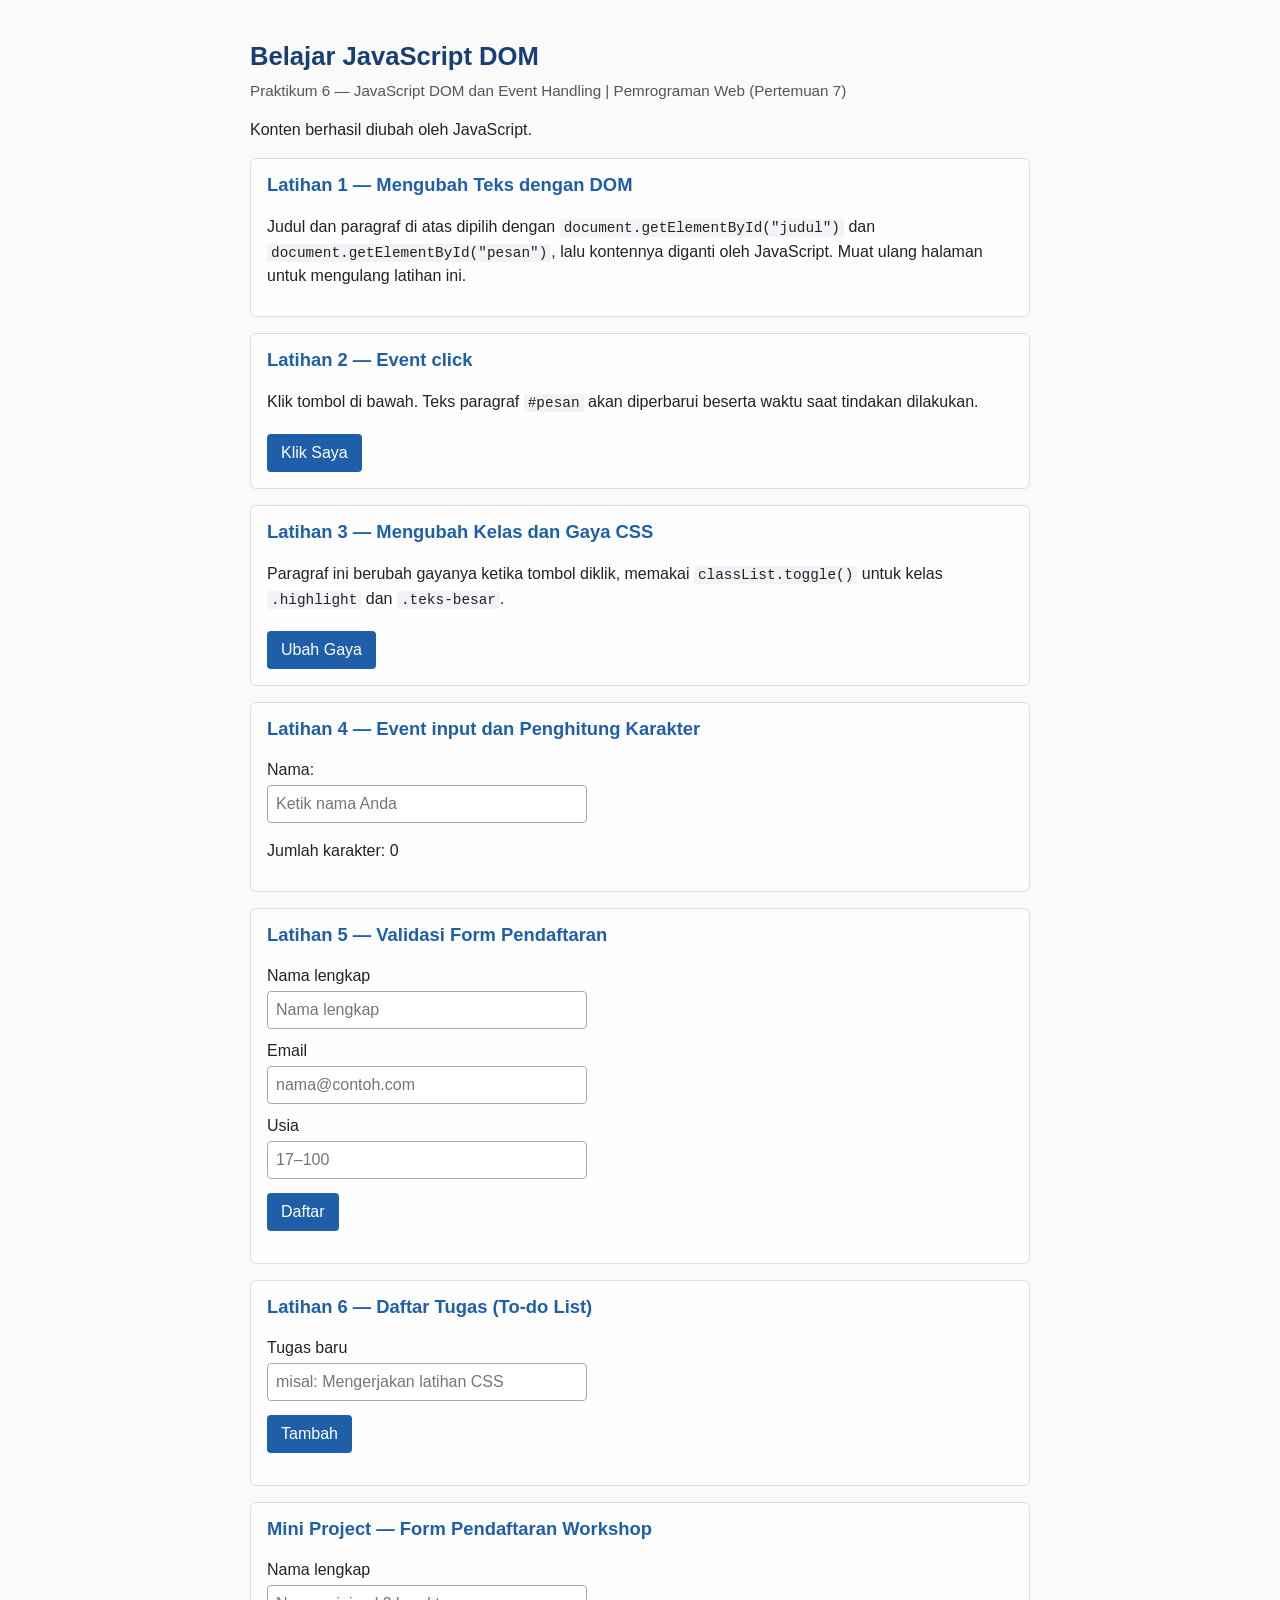
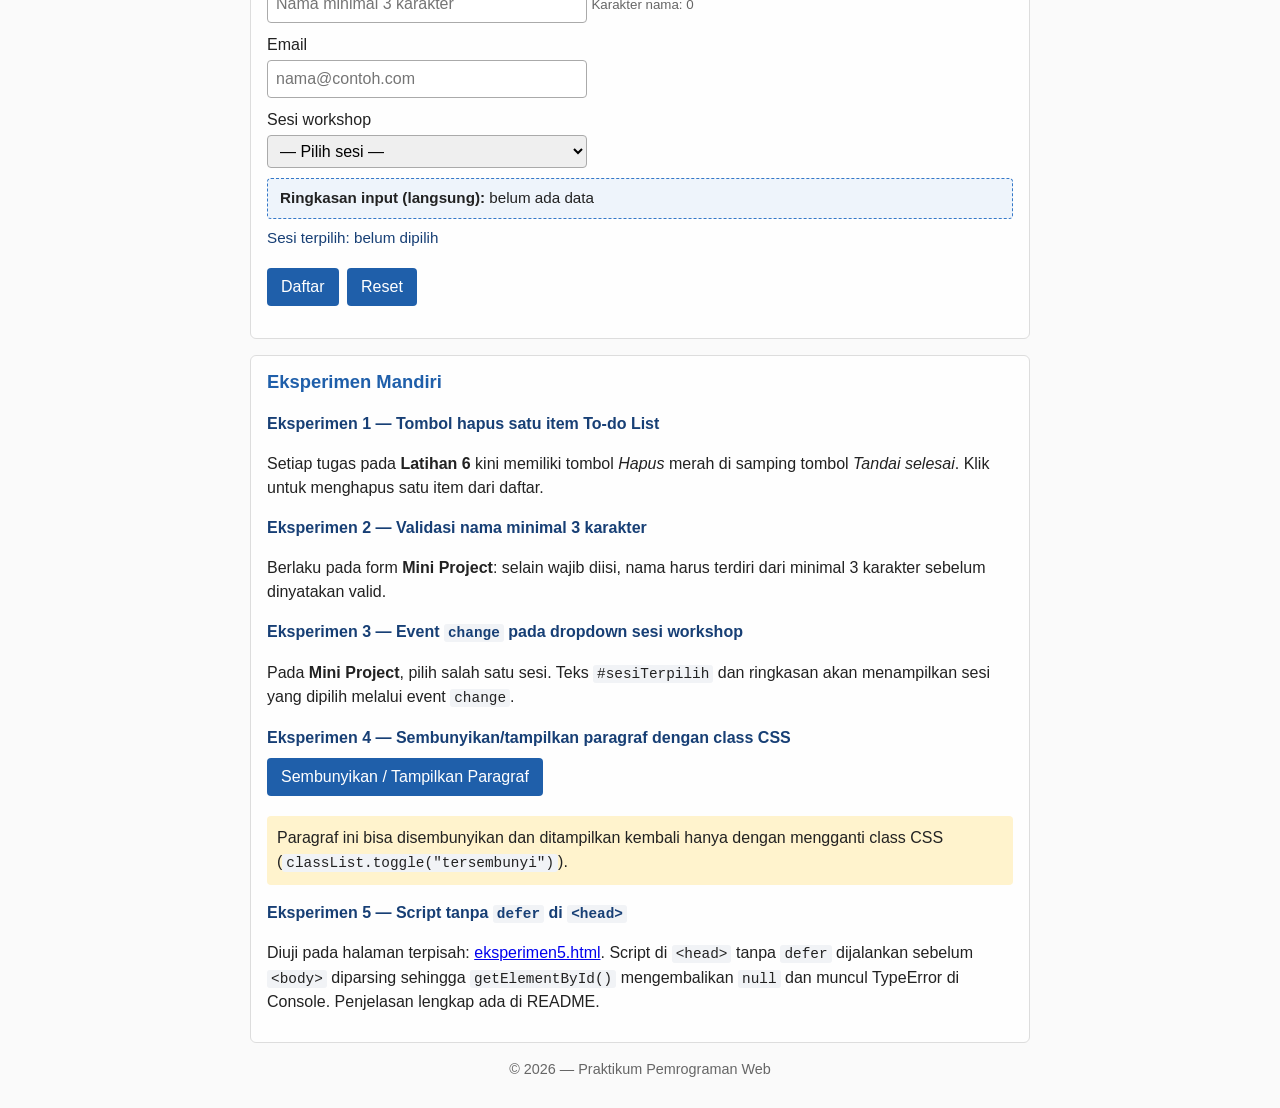
<file: index.html>
<!DOCTYPE html>
<html lang="id">
<head>
    <meta charset="UTF-8">
    <meta name="viewport" content="width=device-width, initial-scale=1.0">
    <title>Praktikum 6 — JavaScript DOM dan Event Handling</title>
    <link rel="stylesheet" href="style.css">
    <!-- Atribut defer: JavaScript dijalankan setelah HTML selesai diparsing,
         sehingga elemen yang dipilih sudah tersedia. -->
    <script src="script.js" defer></script>
</head>
<body>
    <main class="container">
        <h1 id="judul">Latihan DOM</h1>
        <p class="subjudul">Praktikum 6 — JavaScript DOM dan Event Handling | Pemrograman Web (Pertemuan 7)</p>
        <p id="pesan">Belum ada tindakan.</p>

        <!-- Latihan 1 -->
        <section id="latihan1">
            <h2>Latihan 1 — Mengubah Teks dengan DOM</h2>
            <p>Judul dan paragraf di atas dipilih dengan <code>document.getElementById("judul")</code> dan
                <code>document.getElementById("pesan")</code>, lalu kontennya diganti oleh JavaScript.
                Muat ulang halaman untuk mengulang latihan ini.</p>
        </section>

        <!-- Latihan 2 -->
        <section id="latihan2">
            <h2>Latihan 2 — Event click</h2>
            <p>Klik tombol di bawah. Teks paragraf <code>#pesan</code> akan diperbarui beserta waktu
                saat tindakan dilakukan.</p>
            <button id="tombolAksi" type="button">Klik Saya</button>
        </section>

        <!-- Latihan 3 -->
        <section id="latihan3">
            <h2>Latihan 3 — Mengubah Kelas dan Gaya CSS</h2>
            <p id="teksGaya">Paragraf ini berubah gayanya ketika tombol diklik, memakai
                <code>classList.toggle()</code> untuk kelas <code>.highlight</code> dan <code>.teks-besar</code>.</p>
            <button id="tombolGaya" type="button">Ubah Gaya</button>
        </section>

        <!-- Latihan 4 -->
        <section id="latihan4">
            <h2>Latihan 4 — Event input dan Penghitung Karakter</h2>
            <div class="field">
                <label for="namaInput">Nama:</label>
                <input type="text" id="namaInput" maxlength="40" placeholder="Ketik nama Anda">
            </div>
            <p>Jumlah karakter: <span id="jumlahKarakter">0</span></p>
        </section>

        <!-- Latihan 5 -->
        <section id="latihan5">
            <h2>Latihan 5 — Validasi Form Pendaftaran</h2>
            <form id="formPendaftaran" novalidate>
                <div class="field">
                    <label for="nama">Nama lengkap</label>
                    <input id="nama" name="nama" type="text" placeholder="Nama lengkap">
                </div>
                <div class="field">
                    <label for="email">Email</label>
                    <input id="email" name="email" type="email" placeholder="nama@contoh.com">
                </div>
                <div class="field">
                    <label for="usia">Usia</label>
                    <input id="usia" name="usia" type="number" min="17" max="100" placeholder="17–100">
                </div>
                <button type="submit">Daftar</button>
            </form>
            <p id="pesanForm" aria-live="polite"></p>
        </section>

        <!-- Latihan 6 -->
        <section id="latihan6">
            <h2>Latihan 6 — Daftar Tugas (To-do List)</h2>
            <div class="field">
                <label for="inputTugas">Tugas baru</label>
                <input id="inputTugas" type="text" placeholder="misal: Mengerjakan latihan CSS">
            </div>
            <button id="tambahTugas" type="button">Tambah</button>
            <p id="pesanTugas" aria-live="polite"></p>
            <ul id="daftarTugas"></ul>
        </section>

        <!-- Mini Project -->
        <section id="miniproject">
            <h2>Mini Project — Form Pendaftaran Workshop</h2>
            <form id="formWorkshop" novalidate>
                <div class="field">
                    <label for="wsNama">Nama lengkap</label>
                    <input id="wsNama" name="wsNama" type="text" maxlength="60" placeholder="Nama minimal 3 karakter">
                    <small>Karakter nama: <span id="hitungNama">0</span></small>
                </div>
                <div class="field">
                    <label for="wsEmail">Email</label>
                    <input id="wsEmail" name="wsEmail" type="email" placeholder="nama@contoh.com">
                </div>
                <div class="field">
                    <label for="wsSesi">Sesi workshop</label>
                    <select id="wsSesi" name="wsSesi">
                        <option value="">— Pilih sesi —</option>
                        <option value="Sesi 1 — Pagi (09.00–11.00)">Sesi 1 — Pagi (09.00–11.00)</option>
                        <option value="Sesi 2 — Siang (13.00–15.00)">Sesi 2 — Siang (13.00–15.00)</option>
                        <option value="Sesi 3 — Sore (16.00–18.00)">Sesi 3 — Sore (16.00–18.00)</option>
                    </select>
                </div>
                <div class="ringkasan">
                    <strong>Ringkasan input (langsung):</strong>
                    <span id="isiRingkasan">belum ada data</span>
                </div>
                <p id="sesiTerpilih">Sesi terpilih: belum dipilih</p>
                <button type="submit">Daftar</button>
                <button type="button" id="resetWorkshop">Reset</button>
            </form>
            <p id="pesanWorkshop" aria-live="polite"></p>
        </section>

        <!-- Eksperimen Mandiri -->
        <section id="eksperimen">
            <h2>Eksperimen Mandiri</h2>

            <h3>Eksperimen 1 — Tombol hapus satu item To-do List</h3>
            <p>Setiap tugas pada <strong>Latihan 6</strong> kini memiliki tombol <em>Hapus</em> merah di samping
                tombol <em>Tandai selesai</em>. Klik untuk menghapus satu item dari daftar.</p>

            <h3>Eksperimen 2 — Validasi nama minimal 3 karakter</h3>
            <p>Berlaku pada form <strong>Mini Project</strong>: selain wajib diisi, nama harus terdiri dari
                minimal 3 karakter sebelum dinyatakan valid.</p>

            <h3>Eksperimen 3 — Event <code>change</code> pada dropdown sesi workshop</h3>
            <p>Pada <strong>Mini Project</strong>, pilih salah satu sesi. Teks <code>#sesiTerpilih</code>
                dan ringkasan akan menampilkan sesi yang dipilih melalui event <code>change</code>.</p>

            <h3>Eksperimen 4 — Sembunyikan/tampilkan paragraf dengan class CSS</h3>
            <button id="toggleParagraf" type="button">Sembunyikan / Tampilkan Paragraf</button>
            <p id="paragrafToggle" class="kotak-toggle">Paragraf ini bisa disembunyikan dan ditampilkan kembali
                hanya dengan mengganti class CSS (<code>classList.toggle("tersembunyi")</code>).</p>

            <h3>Eksperimen 5 — Script tanpa <code>defer</code> di <code>&lt;head&gt;</code></h3>
            <p>Diuji pada halaman terpisah: <a href="eksperimen5.html">eksperimen5.html</a>. Script di
                <code>&lt;head&gt;</code> tanpa <code>defer</code> dijalankan sebelum <code>&lt;body&gt;</code>
                diparsing sehingga <code>getElementById()</code> mengembalikan <code>null</code> dan muncul
                TypeError di Console. Penjelasan lengkap ada di README.</p>
        </section>

        <footer>
            <p>&copy; 2026 — Praktikum Pemrograman Web</p>
        </footer>
    </main>
</body>
</html>
</file>
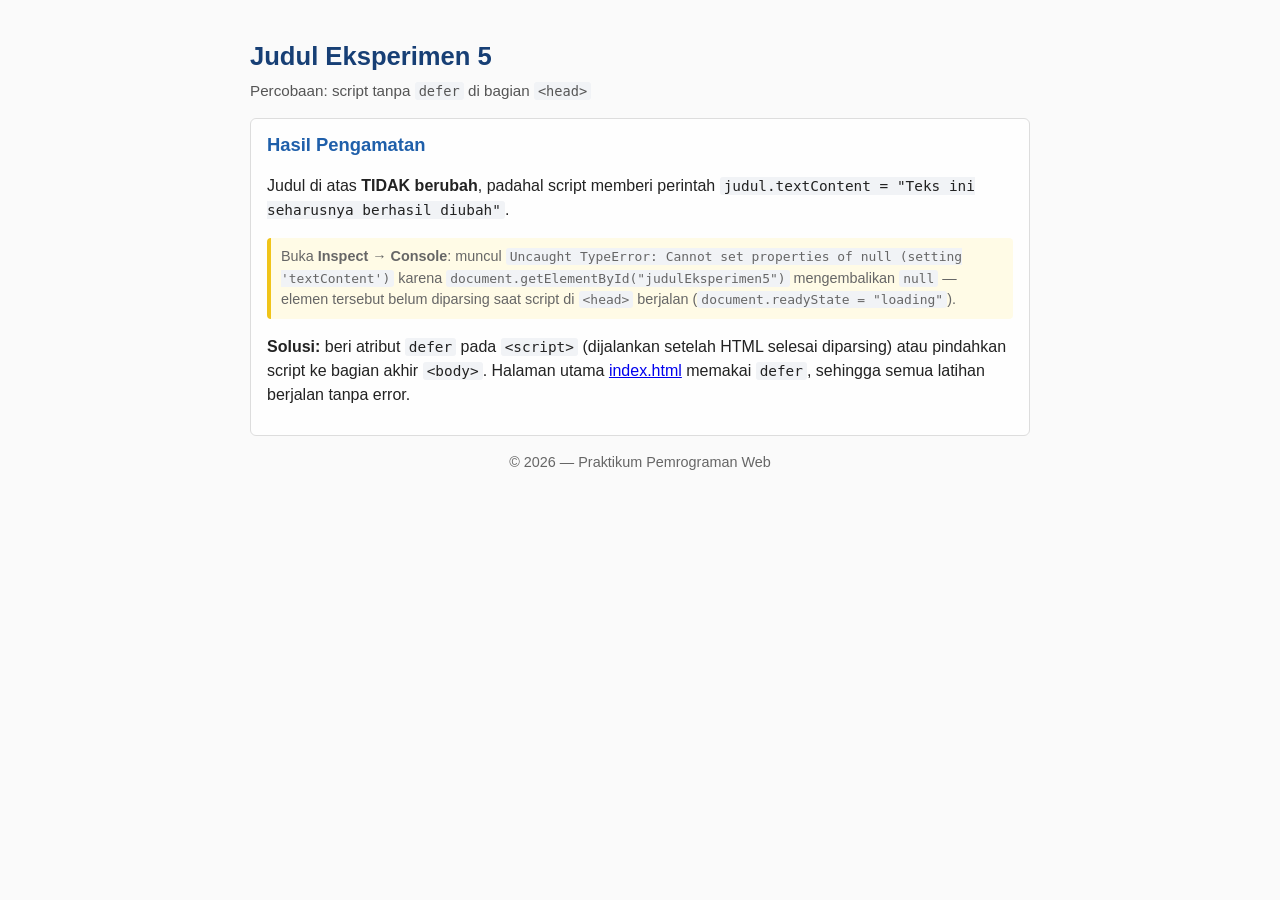
<file: eksperimen5.html>
<!DOCTYPE html>
<html lang="id">
<head>
    <meta charset="UTF-8">
    <meta name="viewport" content="width=device-width, initial-scale=1.0">
    <title>Eksperimen 5 — Script tanpa defer di head</title>
    <link rel="stylesheet" href="style.css">

    <!-- Eksperimen 5: script di <head> TANPA defer.
         Script ini dijalankan browser tepat di posisi ini,
         yaitu SEBELUM <body> diparsing, sehingga elemen
         #judulEksperimen5 belum ada dan getElementById()
         mengembalikan null. -->
    <script>
        console.log("Eksperimen 5 — script berjalan, document.readyState =", document.readyState);

        var judul = document.getElementById("judulEksperimen5");
        console.log("Eksperimen 5 — hasil getElementById:", judul);

        // Baris berikut melempar TypeError karena judul bernilai null.
        // Pesan errornya terlihat pada Console browser (Inspect → Console).
        judul.textContent = "Teks ini seharusnya berhasil diubah";
    </script>
</head>
<body>
    <main class="container">
        <h1 id="judulEksperimen5">Judul Eksperimen 5</h1>
        <p class="subjudul">Percobaan: script tanpa <code>defer</code> di bagian <code>&lt;head&gt;</code></p>

        <section>
            <h2>Hasil Pengamatan</h2>
            <p id="pesanEksperimen5">Judul di atas <strong>TIDAK berubah</strong>, padahal script memberi
                perintah <code>judul.textContent = "Teks ini seharusnya berhasil diubah"</code>.</p>
            <p class="catatan">Buka <strong>Inspect → Console</strong>: muncul
                <code>Uncaught TypeError: Cannot set properties of null (setting 'textContent')</code>
                karena <code>document.getElementById("judulEksperimen5")</code> mengembalikan
                <code>null</code> — elemen tersebut belum diparsing saat script di <code>&lt;head&gt;</code>
                berjalan (<code>document.readyState = "loading"</code>).</p>
            <p><strong>Solusi:</strong> beri atribut <code>defer</code> pada <code>&lt;script&gt;</code>
                (dijalankan setelah HTML selesai diparsing) atau pindahkan script ke bagian akhir
                <code>&lt;body&gt;</code>. Halaman utama
                <a href="index.html">index.html</a> memakai <code>defer</code>, sehingga semua latihan
                berjalan tanpa error.</p>
        </section>

        <footer>
            <p>&copy; 2026 — Praktikum Pemrograman Web</p>
        </footer>
    </main>
</body>
</html>
</file>
<file: style.css>
* {
    box-sizing: border-box;
}

body {
    margin: 0;
    font-family: Arial, Helvetica, sans-serif;
    line-height: 1.5;
    color: #222;
    background-color: #fafafa;
}

.container {
    max-width: 820px;
    margin: 0 auto;
    padding: 20px;
}

h1 {
    font-size: 1.6rem;
    color: #173f75;
    margin-bottom: 4px;
}

.subjudul {
    margin-top: 0;
    color: #555;
    font-size: 0.95rem;
}

section {
    background: rgba(255, 255, 255, 0.9);
    border: 1px solid #ddd;
    border-radius: 6px;
    padding: 12px 16px;
    margin-bottom: 16px;
}

h2 {
    margin-top: 0;
    font-size: 1.15rem;
    color: #1f5faa;
}

h3 {
    font-size: 1rem;
    color: #173f75;
    margin-bottom: 4px;
}

code {
    background: #f1f3f6;
    padding: 1px 4px;
    border-radius: 3px;
    font-family: Consolas, monospace;
    font-size: 0.9em;
}

button {
    padding: 7px 14px;
    margin: 4px 4px 4px 0;
    border: 0;
    border-radius: 4px;
    background-color: #1f5faa;
    color: white;
    cursor: pointer;
    font: inherit;
}

button:hover {
    background-color: #2b83ea;
}

input[type="number"],
input[type="text"],
input[type="email"],
select {
    padding: 6px 8px;
    border: 1px solid #aaa;
    border-radius: 4px;
    width: 100%;
    max-width: 320px;
    font: inherit;
}

.field {
    margin-bottom: 10px;
}

.field label {
    display: block;
    margin-bottom: 3px;
}

.field small {
    color: #666;
}

.catatan {
    font-size: 0.9rem;
    color: #666;
    background: #fffbe6;
    border-left: 4px solid #f0c419;
    padding: 8px 10px;
    border-radius: 4px;
}

.error {
    color: #c0392b;
    font-weight: bold;
}

.sukses {
    color: #1e8449;
    font-weight: bold;
}

/* ---------- Latihan 3: aturan CSS sesuai modul ---------- */
.highlight {
    color: #173f75;
    background-color: #e6f1ff;
    border-left: 4px solid #3478c8;
    padding: 12px;
}

.teks-besar {
    font-size: 1.4rem;
}

/* ---------- Latihan 6: To-do list ---------- */
#daftarTugas {
    padding-left: 20px;
    margin-bottom: 0;
}

#daftarTugas li {
    margin-bottom: 8px;
    display: flex;
    align-items: center;
    flex-wrap: wrap;
    gap: 6px;
}

#daftarTugas li button {
    padding: 3px 10px;
    font-size: 0.85rem;
    margin: 0;
}

#daftarTugas li .hapus {
    background-color: #c0392b;
}

#daftarTugas li .hapus:hover {
    background-color: #e74c3c;
}

.selesai span {
    text-decoration: line-through;
    color: #687386;
}

/* ---------- Mini Project ---------- */
.ringkasan {
    background: #eef4fb;
    border: 1px dashed #3478c8;
    border-radius: 4px;
    padding: 8px 12px;
    margin-bottom: 8px;
    font-size: 0.95rem;
}

#sesiTerpilih {
    font-size: 0.95rem;
    color: #173f75;
    margin-top: 0;
}

/* ---------- Eksperimen 4 ---------- */
.kotak-toggle {
    padding: 10px;
    background: #fff3cd;
    border-radius: 4px;
}

.tersembunyi {
    display: none;
}

footer {
    text-align: center;
    color: #666;
    font-size: 0.9rem;
}

/* ---------- Responsif (desktop & mobile) ---------- */
@media (max-width: 560px) {
    .container {
        padding: 12px;
    }

    h1 {
        font-size: 1.3rem;
    }

    input[type="number"],
    input[type="text"],
    input[type="email"],
    select {
        max-width: 100%;
    }

    #daftarTugas li {
        flex-direction: column;
        align-items: flex-start;
        gap: 4px;
    }
}
</file>
